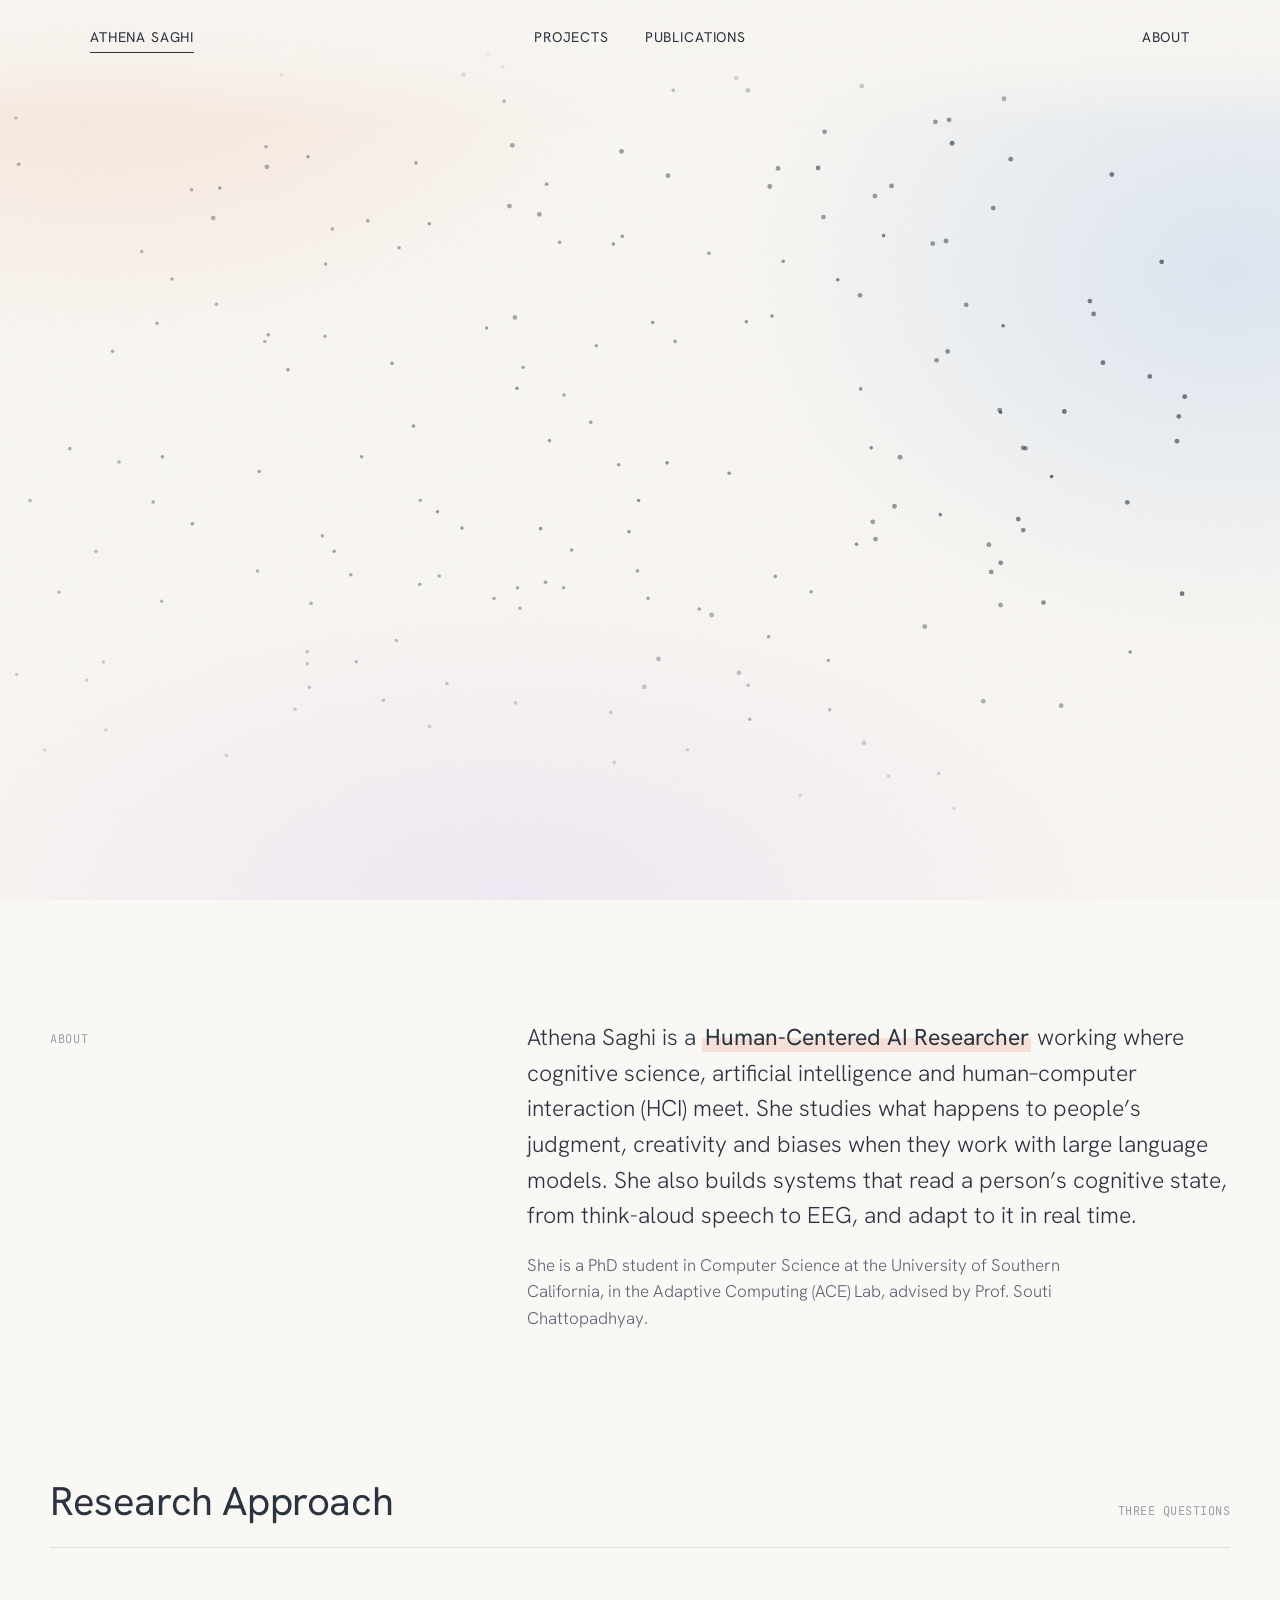
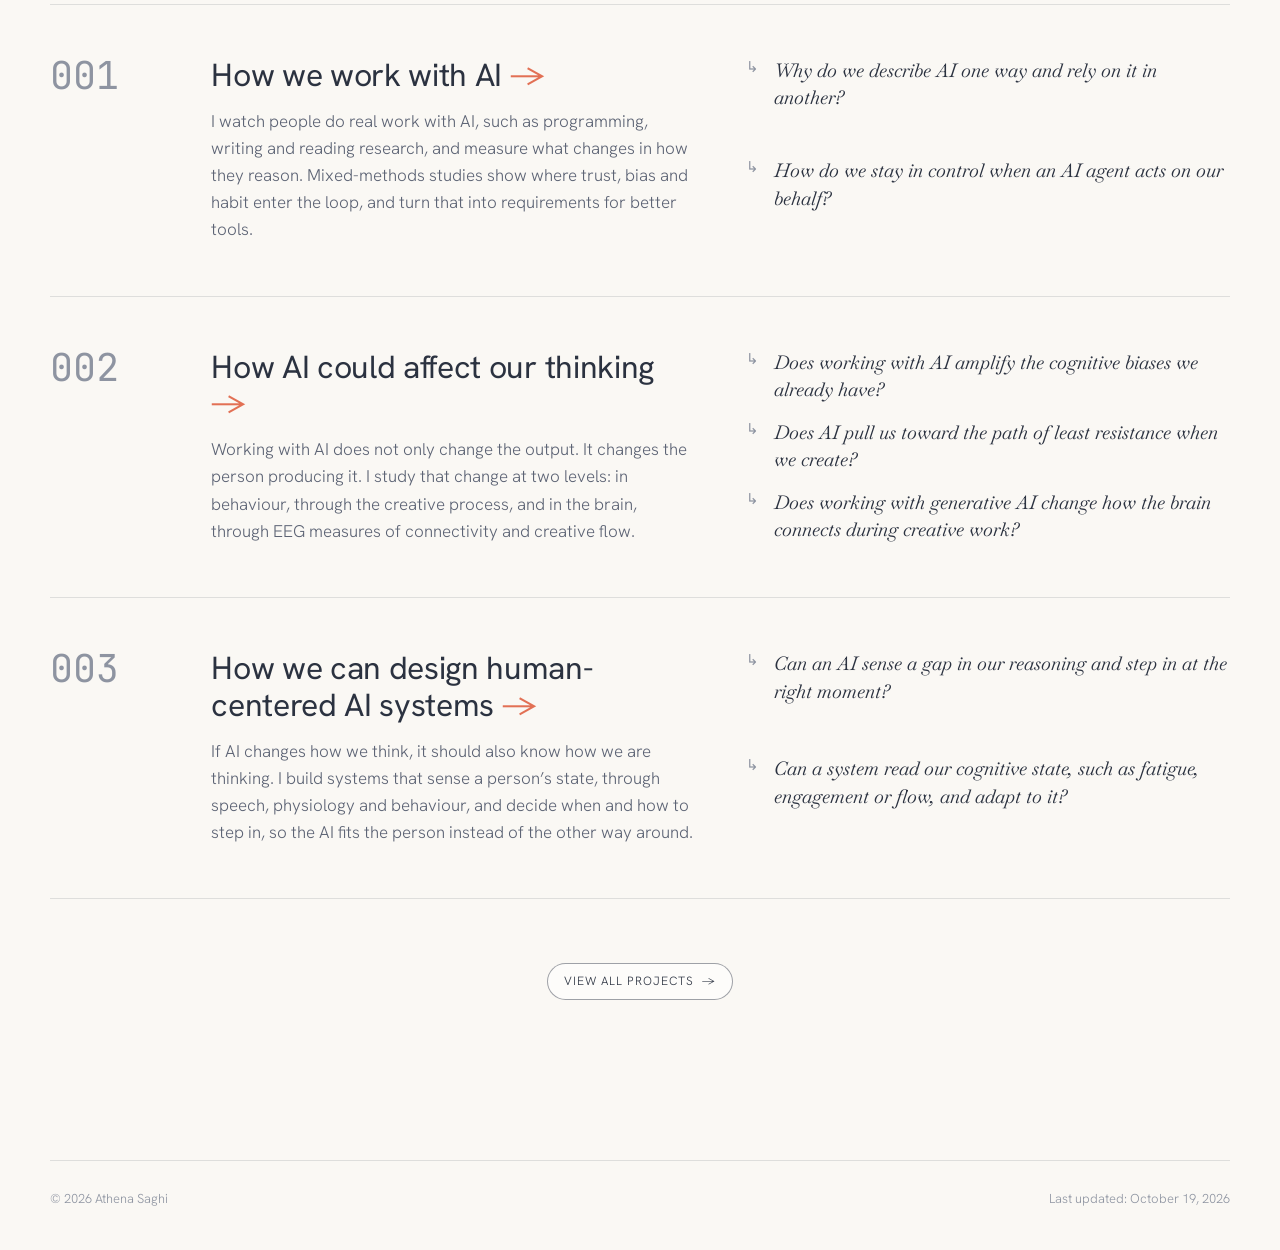
<file: index.html>
<!doctype html>
<html lang="en">
<head>
<meta charset="utf-8">
<meta name="viewport" content="width=device-width,initial-scale=1">
<title>Athena Saghi</title>
<meta name="description" content="Athena Saghi, PhD student at USC, studies how we work with AI, how AI could affect our thinking, and how to design human-centered AI.">
<link rel="preconnect" href="https://fonts.googleapis.com">
<link rel="preconnect" href="https://fonts.gstatic.com" crossorigin>
<link rel="stylesheet" href="https://fonts.googleapis.com/css2?family=Hanken+Grotesk:wght@300;400;500&family=JetBrains+Mono:wght@400;500&family=Baskervville:ital@0;1&display=swap">
<link rel="stylesheet" href="assets/site.css?v=1792442456">
<style>
/* Home: full-bleed drawing as the hero with one line beside it, then the bio and three numbered research directions. */
.hero{position:relative;min-height:max(620px,100svh);display:grid;grid-template-rows:auto 1fr auto;overflow:hidden}
#hero-cv,#hero-fx{position:absolute;inset:0;width:100%;height:100%;display:block;pointer-events:none;
  /* the drawing dissolves into the page instead of ending at a hard edge */
  -webkit-mask-image:linear-gradient(to bottom,transparent 0,#000 90px,#000 62%,transparent 100%);mask-image:linear-gradient(to bottom,transparent 0,#000 90px,#000 62%,transparent 100%)}
#hero-cv{opacity:1}
/* the one line of the hero: on the left of the figure, appearing once the drawing has settled */
.hero-line{position:absolute;z-index:3;left:max(clamp(16px,4vw,40px),calc((100% - 1180px)/2 + clamp(16px,4vw,40px)));top:50%;transform:translateY(-50%);margin:0;max-width:min(30vw,440px);
  font-weight:300;font-size:clamp(30px,3.6vw,54px);line-height:1.1;letter-spacing:-.02em;color:var(--ink);opacity:0;transition:opacity 1.2s ease,transform 1.2s ease}
.hero-line::before{content:"";position:absolute;inset:-50px -70px;z-index:-1;background:radial-gradient(closest-side,rgba(250,248,244,.92),rgba(250,248,244,.6) 60%,rgba(250,248,244,0));pointer-events:none}
.hero.ready .hero-line{opacity:1}
@media (max-width:760px){.hero-line{top:auto;bottom:48px;transform:none;max-width:calc(100% - 32px);font-size:30px}}
/* a soft band of paper behind the nav so its links stay readable over the drawing */
.hero::before{content:"";position:absolute;left:0;right:0;top:0;height:130px;z-index:1;pointer-events:none;
  background:linear-gradient(to bottom,rgba(250,248,244,.95) 0,rgba(250,248,244,.8) 45%,rgba(250,248,244,0) 100%)}
.hero .site-nav a{color:var(--ink);font-weight:400}

.hero .site-nav{width:100%}

.bio{display:grid;grid-template-columns:minmax(0,1fr) minmax(0,1.7fr);gap:clamp(24px,5vw,72px);align-items:start}
.bio .tag{font-family:var(--mono);font-size:12px;text-transform:uppercase;letter-spacing:.06em;color:var(--faint);padding-top:10px}
.bio p{margin:0 0 18px;font-size:clamp(19px,1.8vw,23px);line-height:1.55;max-width:34em}
.bio .role{font-weight:400}
.bio .aff{font-size:17px;color:var(--soft)}

.ap{position:relative;display:grid;grid-template-columns:110px minmax(0,1fr) minmax(0,1fr);gap:clamp(20px,4vw,56px);padding:clamp(32px,5vw,52px) 0;border-top:1px solid var(--line)}
.ap:last-of-type{border-bottom:1px solid var(--line)}
.ap .n{font-family:var(--mono);font-size:clamp(28px,3vw,40px);font-weight:400;color:var(--faint);line-height:1}
.ap h3{margin:0 0 14px;font-weight:400;font-size:clamp(24px,2.6vw,32px);line-height:1.15;letter-spacing:-.01em}
.ap p{margin:0;color:var(--soft)}
.ap ul{list-style:none;margin:0;padding:0;display:grid;gap:14px}
.ap li{font-family:var(--serif);font-style:italic;font-size:19px;line-height:1.45;padding-left:28px;position:relative}
.ap li::before{content:"↳";position:absolute;left:0;top:0;font-style:normal;font-family:var(--mono);font-size:15px;color:var(--faint)}
.more{display:flex;justify-content:center;margin-top:clamp(40px,6vw,64px)}
.ap-link{color:inherit;text-decoration:none}
.ap-link::after{content:"";position:absolute;inset:0}
.ap-link span{display:inline-block;color:var(--accent);transition:transform .25s ease}
.ap:hover .ap-link{text-decoration:underline;text-decoration-color:var(--accent);text-underline-offset:6px;text-decoration-thickness:1px}
.ap:hover .ap-link span{transform:translateX(4px)}
@media (max-width:820px){.ap{grid-template-columns:1fr}.bio{grid-template-columns:1fr}}
</style>
</head>
<body>
<div class="wash" aria-hidden="true"></div><div class="grain" aria-hidden="true"></div>

<header class="hero">
  <canvas id="hero-cv" aria-hidden="true"></canvas><canvas id="hero-fx" aria-hidden="true"></canvas>
  <nav class="site-nav wrap" aria-label="Site">
    <a class="home" href="index.html" aria-current="page">Athena Saghi</a>
    <span class="mid"><a href="projects.html">Projects</a><a href="publications.html">Publications</a></span>
    <span class="right"><a href="about.html">About</a></span>
  </nav>
  <h1 class="hero-line">Aligning AI with the way we think</h1>
</header>

<main>
  <section class="sec wrap" id="about">
    <div class="bio reveal">
      <div class="tag">About</div>
      <div>
        <p>Athena Saghi is a <span class="mark role">Human-Centered AI Researcher</span> working where cognitive science, artificial intelligence and human–computer interaction (HCI) meet. She studies what happens to people’s judgment, creativity and biases when they work with large language models. She also builds systems that read a person’s cognitive state, from think-aloud speech to EEG, and adapt to it in real time.</p>
        <p class="aff">She is a PhD student in Computer Science at the University of Southern California, in the Adaptive Computing (ACE) Lab, advised by Prof. Souti Chattopadhyay.</p>
      </div>
    </div>
  </section>

  <section class="sec wrap" id="research" style="padding-top:0">
    <div class="sec-head reveal"><h2>Research Approach</h2><span>three questions</span></div>

    <article class="ap reveal">
      <div class="n">001</div>
      <div><h3><a class="ap-link" href="projects.html#area-1">How we work with AI <span aria-hidden="true">→</span></a></h3>
        <p>I watch people do real work with AI, such as programming, writing and reading research, and measure what changes in how they reason. Mixed-methods studies show where trust, bias and habit enter the loop, and turn that into requirements for better tools.</p></div>
      <ul><li>Why do we describe AI one way and rely on it in another?</li><li>How do we stay in control when an AI agent acts on our behalf?</li></ul>
    </article>

    <article class="ap reveal">
      <div class="n">002</div>
      <div><h3><a class="ap-link" href="projects.html#area-2">How AI could affect our thinking <span aria-hidden="true">→</span></a></h3>
        <p>Working with AI does not only change the output. It changes the person producing it. I study that change at two levels: in behaviour, through the creative process, and in the brain, through EEG measures of connectivity and creative flow.</p></div>
      <ul><li>Does working with AI amplify the cognitive biases we already have?</li><li>Does AI pull us toward the path of least resistance when we create?</li><li>Does working with generative AI change how the brain connects during creative work?</li></ul>
    </article>

    <article class="ap reveal">
      <div class="n">003</div>
      <div><h3><a class="ap-link" href="projects.html#area-3">How we can design human-centered AI systems <span aria-hidden="true">→</span></a></h3>
        <p>If AI changes how we think, it should also know how we are thinking. I build systems that sense a person’s state, through speech, physiology and behaviour, and decide when and how to step in, so the AI fits the person instead of the other way around.</p></div>
      <ul><li>Can an AI sense a gap in our reasoning and step in at the right moment?</li><li>Can a system read our cognitive state, such as fatigue, engagement or flow, and adapt to it?</li></ul>
    </article>

    <div class="more reveal"><a class="pill" href="projects.html">View all projects <span aria-hidden="true">→</span></a></div>
  </section>

  <footer class="site-foot wrap"><span>© 2026 Athena Saghi</span><span>Last updated: October 19, 2026</span></footer>
</main>

<script src="assets/site.js?v=1792442456"></script>
<script src="assets/hero.js?v=1792442456"></script>
</body>
</html>
</file>
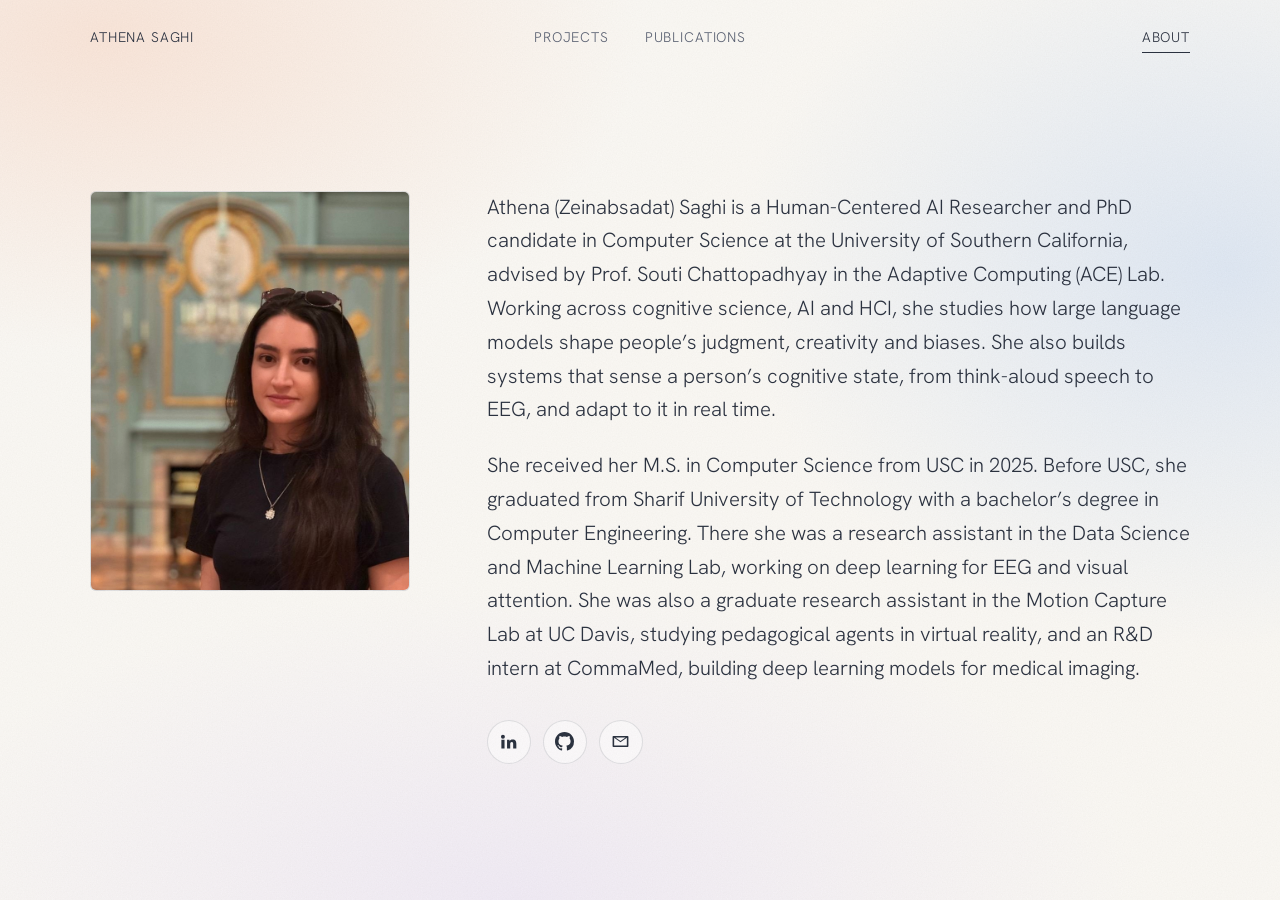
<file: about.html>
<!doctype html>
<html lang="en">
<head>
<meta charset="utf-8">
<meta name="viewport" content="width=device-width,initial-scale=1">
<title>About · Athena Saghi</title>
<meta name="description" content="Athena Saghi is a human-centered AI researcher and PhD candidate in Computer Science at the University of Southern California.">
<link rel="preconnect" href="https://fonts.googleapis.com">
<link rel="preconnect" href="https://fonts.gstatic.com" crossorigin>
<link rel="stylesheet" href="https://fonts.googleapis.com/css2?family=Hanken+Grotesk:wght@300;400;500&family=JetBrains+Mono:wght@400;500&family=Baskervville:ital@0;1&display=swap">
<link rel="stylesheet" href="assets/site.css?v=1792442456">
<style>
/* About: a portrait beside a short narrative bio and contact icons. Nothing else on the page. */
.about{display:grid;grid-template-columns:minmax(0,320px) minmax(0,1fr);gap:clamp(32px,6vw,88px);align-items:start;padding:clamp(48px,9vw,120px) 0 clamp(64px,10vw,140px)}
/* to use a real photo, replace the .portrait div with: <img class="portrait" src="assets/profile.jpg" alt="Athena Saghi"> */
.portrait{width:100%;aspect-ratio:4/5;border-radius:6px;border:1px solid var(--line);object-fit:cover;object-position:60% 40%;display:block;height:auto;
  background:repeating-linear-gradient(135deg,rgba(43,50,64,.035) 0 10px,transparent 10px 20px),rgba(255,255,255,.55)}
.portrait span{font-family:var(--mono);font-size:12px;letter-spacing:.06em;text-transform:uppercase;color:var(--faint)}
.bio p{margin:0 0 22px;font-size:clamp(18px,1.6vw,21px);line-height:1.65;max-width:36em}
.icons{display:flex;gap:12px;margin-top:34px}
.icons a{width:44px;height:44px;display:grid;place-items:center;border:1px solid var(--line);border-radius:999px;color:var(--ink);background:rgba(255,255,255,.55);transition:background .2s ease,color .2s ease,border-color .2s ease}
.icons a:hover{background:var(--ink);color:var(--paper);border-color:var(--ink)}
.icons svg{width:19px;height:19px;fill:currentColor}
@media (max-width:760px){.about{grid-template-columns:1fr}.portrait{max-width:280px}}
</style>
</head>
<body>
<div class="wash" aria-hidden="true"></div><div class="grain" aria-hidden="true"></div>
<nav class="site-nav wrap" aria-label="Site">
  <a class="home" href="index.html">Athena Saghi</a>
  <span class="mid"><a href="projects.html">Projects</a><a href="publications.html">Publications</a></span>
  <span class="right"><a href="about.html" aria-current="page">About</a></span>
</nav>

<main class="wrap">
  <section class="about">
    <img class="portrait" src="assets/profile.jpg" alt="Athena Saghi" width="960" height="960">
    <div class="bio">
      <p>Athena (Zeinabsadat) Saghi is a Human-Centered AI Researcher and PhD candidate in Computer Science at the University of Southern California, advised by Prof. Souti Chattopadhyay in the Adaptive Computing (ACE) Lab. Working across cognitive science, AI and HCI, she studies how large language models shape people’s judgment, creativity and biases. She also builds systems that sense a person’s cognitive state, from think-aloud speech to EEG, and adapt to it in real time.</p>
      <p>She received her M.S. in Computer Science from USC in 2025. Before USC, she graduated from Sharif University of Technology with a bachelor’s degree in Computer Engineering. There she was a research assistant in the Data Science and Machine Learning Lab, working on deep learning for EEG and visual attention. She was also a graduate research assistant in the Motion Capture Lab at UC Davis, studying pedagogical agents in virtual reality, and an R&amp;D intern at CommaMed, building deep learning models for medical imaging.</p>
      <div class="icons">
        <a href="https://www.linkedin.com/in/atena-saghi/" target="_blank" rel="noopener" aria-label="LinkedIn"><svg viewBox="0 0 24 24" aria-hidden="true"><path d="M4.98 3.5a2.5 2.5 0 1 1 0 5 2.5 2.5 0 0 1 0-5zM3 9.75h4v11H3v-11zm6.5 0h3.8v1.5h.05c.53-1 1.83-1.85 3.77-1.85 4.03 0 4.78 2.4 4.78 5.5v5.85h-4v-5.2c0-1.24-.02-2.84-1.73-2.84-1.73 0-2 1.35-2 2.75v5.29h-4v-11z"/></svg></a>
        <a href="https://github.com/atenasadat" target="_blank" rel="noopener" aria-label="GitHub"><svg viewBox="0 0 16 16" aria-hidden="true"><path d="M8 0C3.58 0 0 3.58 0 8c0 3.54 2.29 6.53 5.47 7.59.4.07.55-.17.55-.38 0-.19-.01-.82-.01-1.49-2.01.37-2.53-.49-2.69-.94-.09-.23-.48-.94-.82-1.13-.28-.15-.68-.52-.01-.53.63-.01 1.08.58 1.23.82.72 1.21 1.87.87 2.33.66.07-.52.28-.87.51-1.07-1.78-.2-3.64-.89-3.64-3.95 0-.87.31-1.59.82-2.15-.08-.2-.36-1.02.08-2.12 0 0 .67-.21 2.2.82.64-.18 1.32-.27 2-.27.68 0 1.36.09 2 .27 1.53-1.04 2.2-.82 2.2-.82.44 1.1.16 1.92.08 2.12.51.56.82 1.27.82 2.15 0 3.07-1.87 3.75-3.65 3.95.29.25.54.73.54 1.48 0 1.07-.01 1.93-.01 2.2 0 .21.15.46.55.38A8.013 8.013 0 0 0 16 8c0-4.42-3.58-8-8-8z"/></svg></a>
        <a href="mailto:saghi@usc.edu" aria-label="Email saghi@usc.edu"><svg viewBox="0 0 24 24" aria-hidden="true"><path d="M3 5h18a1 1 0 0 1 1 1v12a1 1 0 0 1-1 1H3a1 1 0 0 1-1-1V6a1 1 0 0 1 1-1zm1 2.3V17h16V7.3l-8 5.6-8-5.6zM5.6 7l6.4 4.5L18.4 7H5.6z"/></svg></a>
      </div>
    </div>
  </section>
</main>
<script src="assets/site.js?v=1792442456"></script>
</body>
</html>
</file>
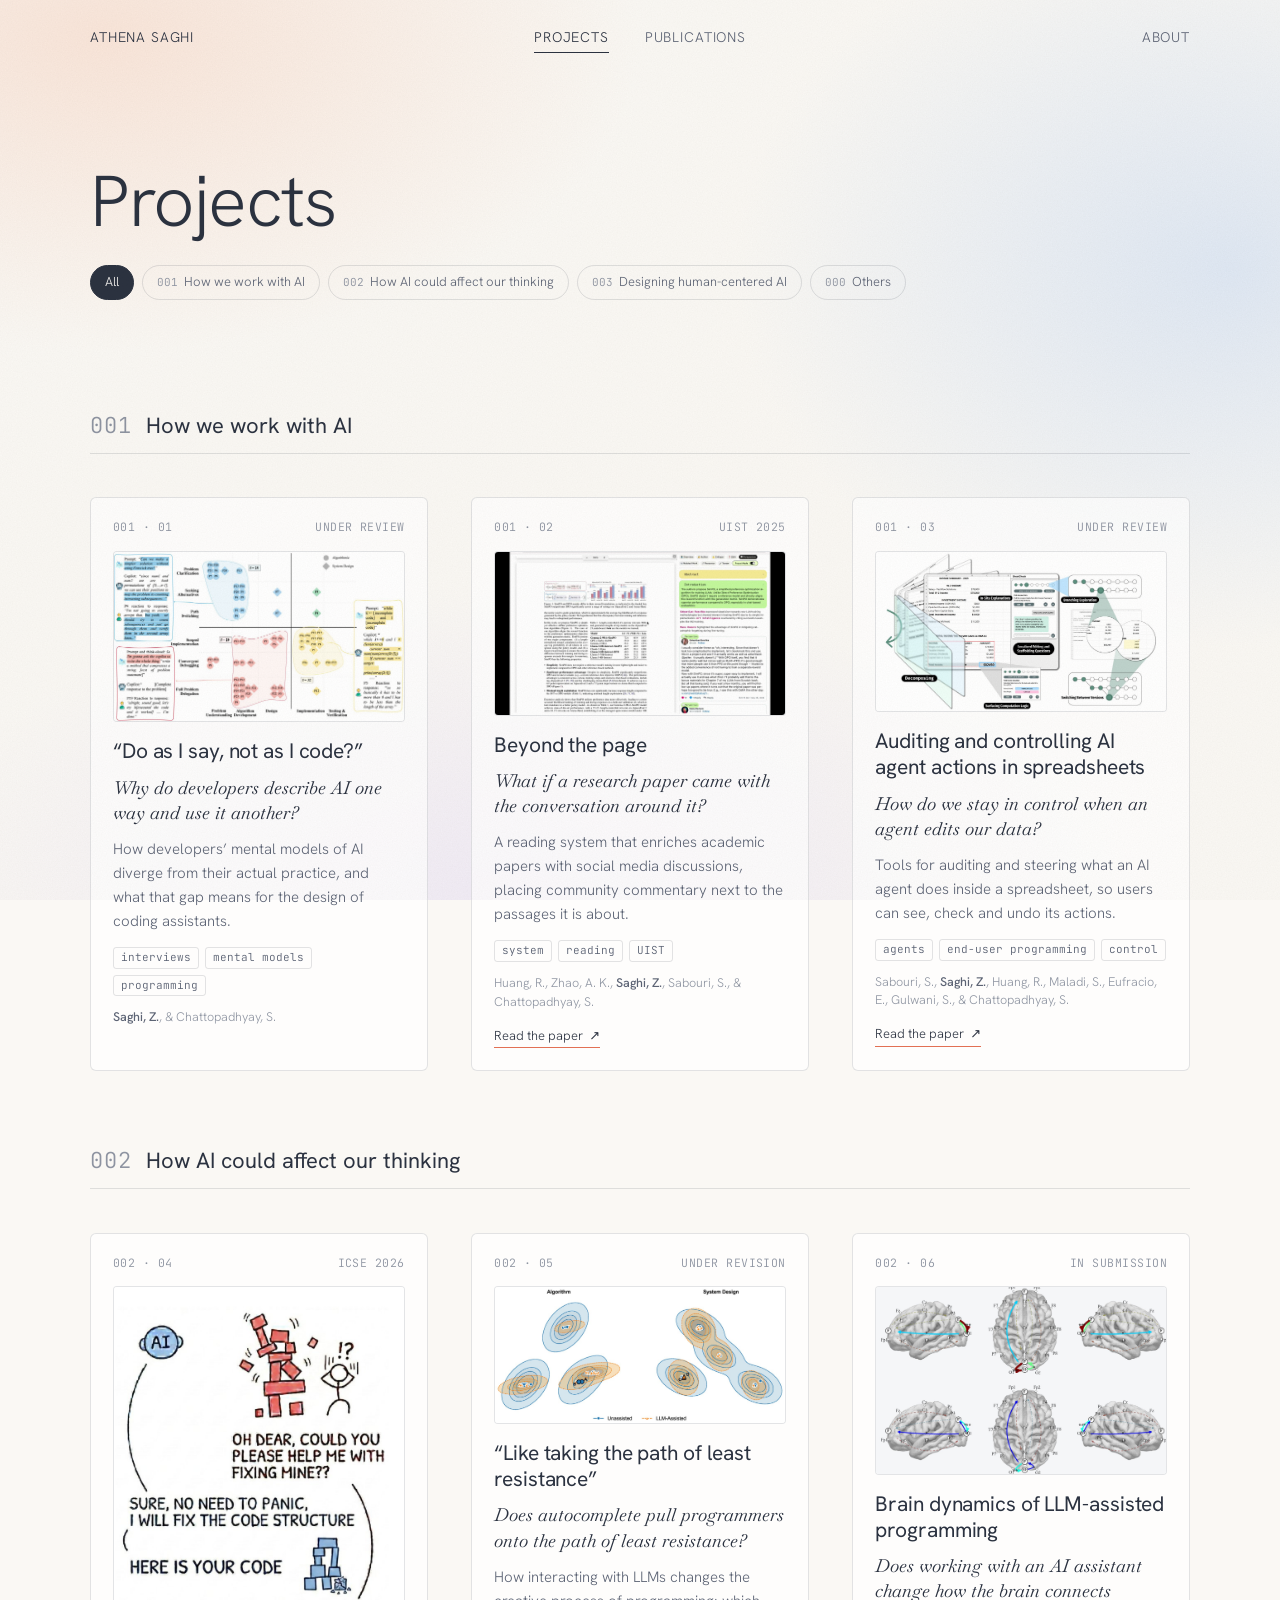
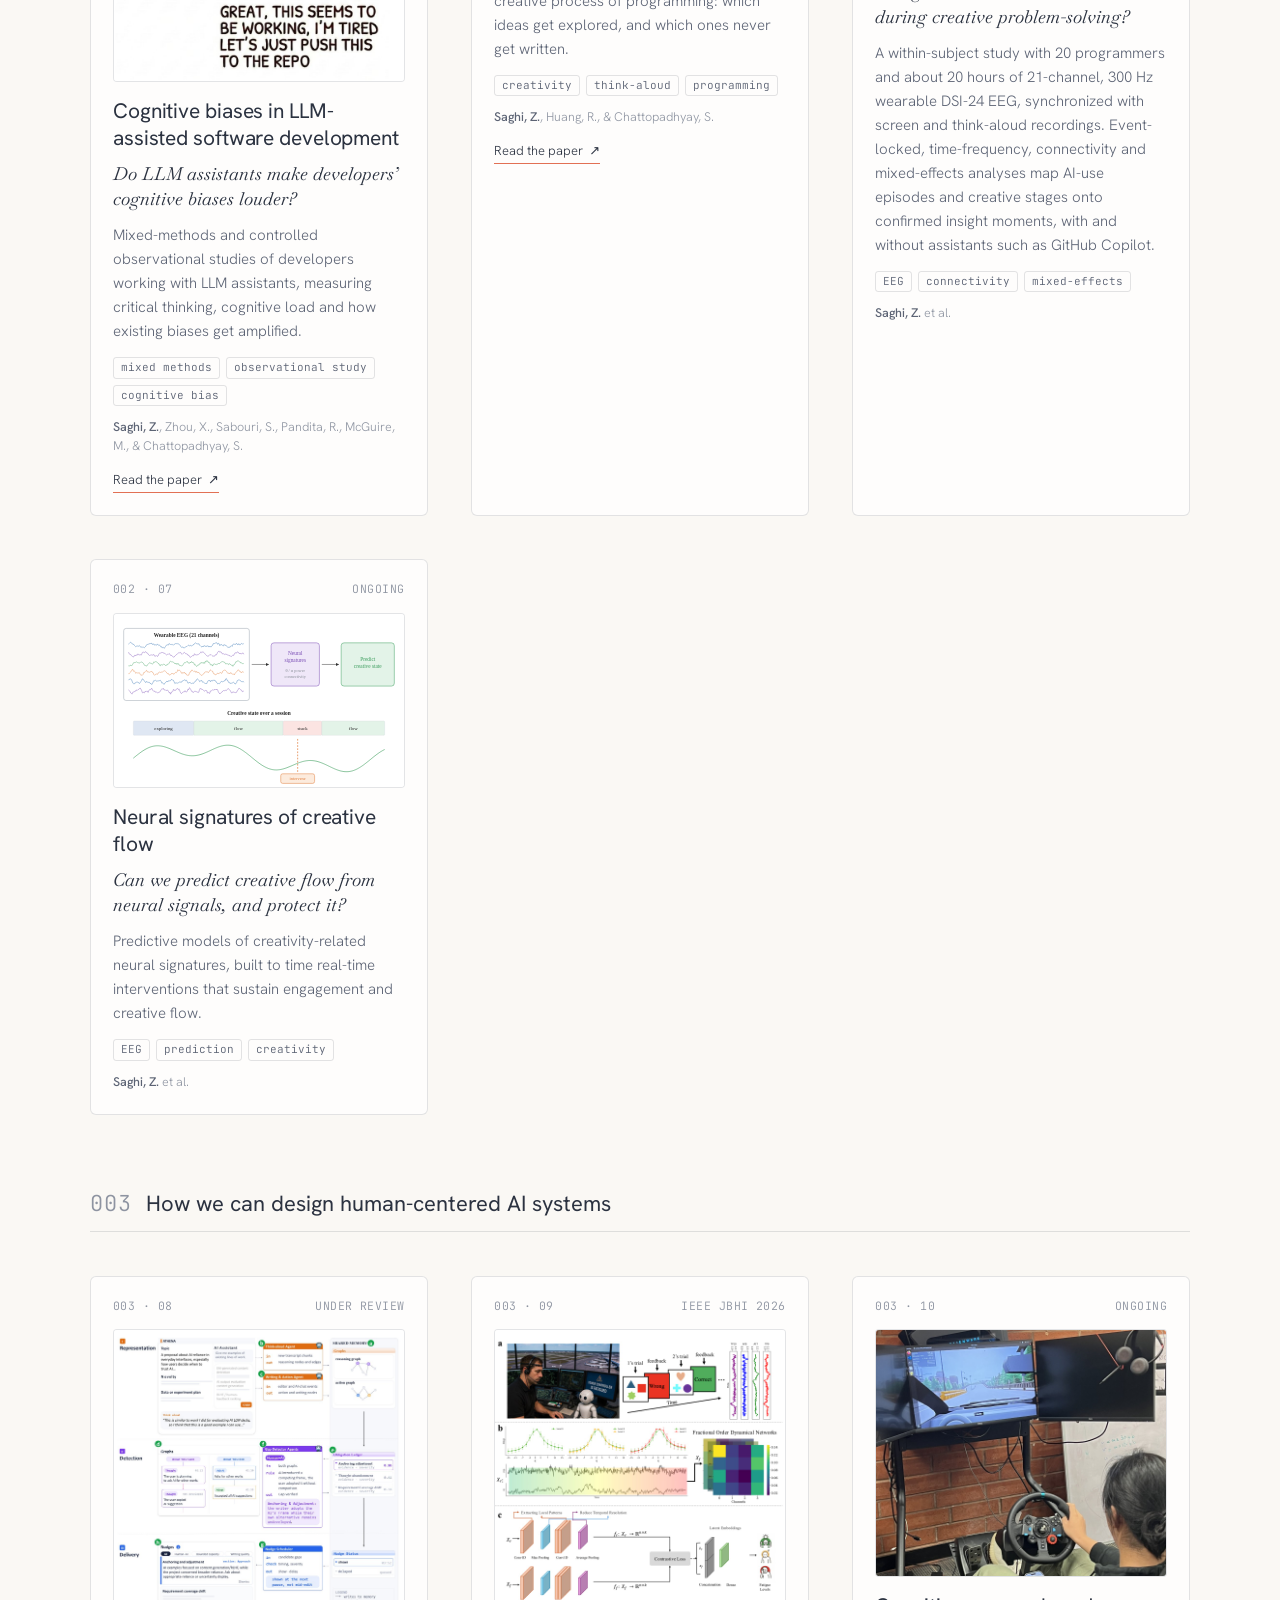
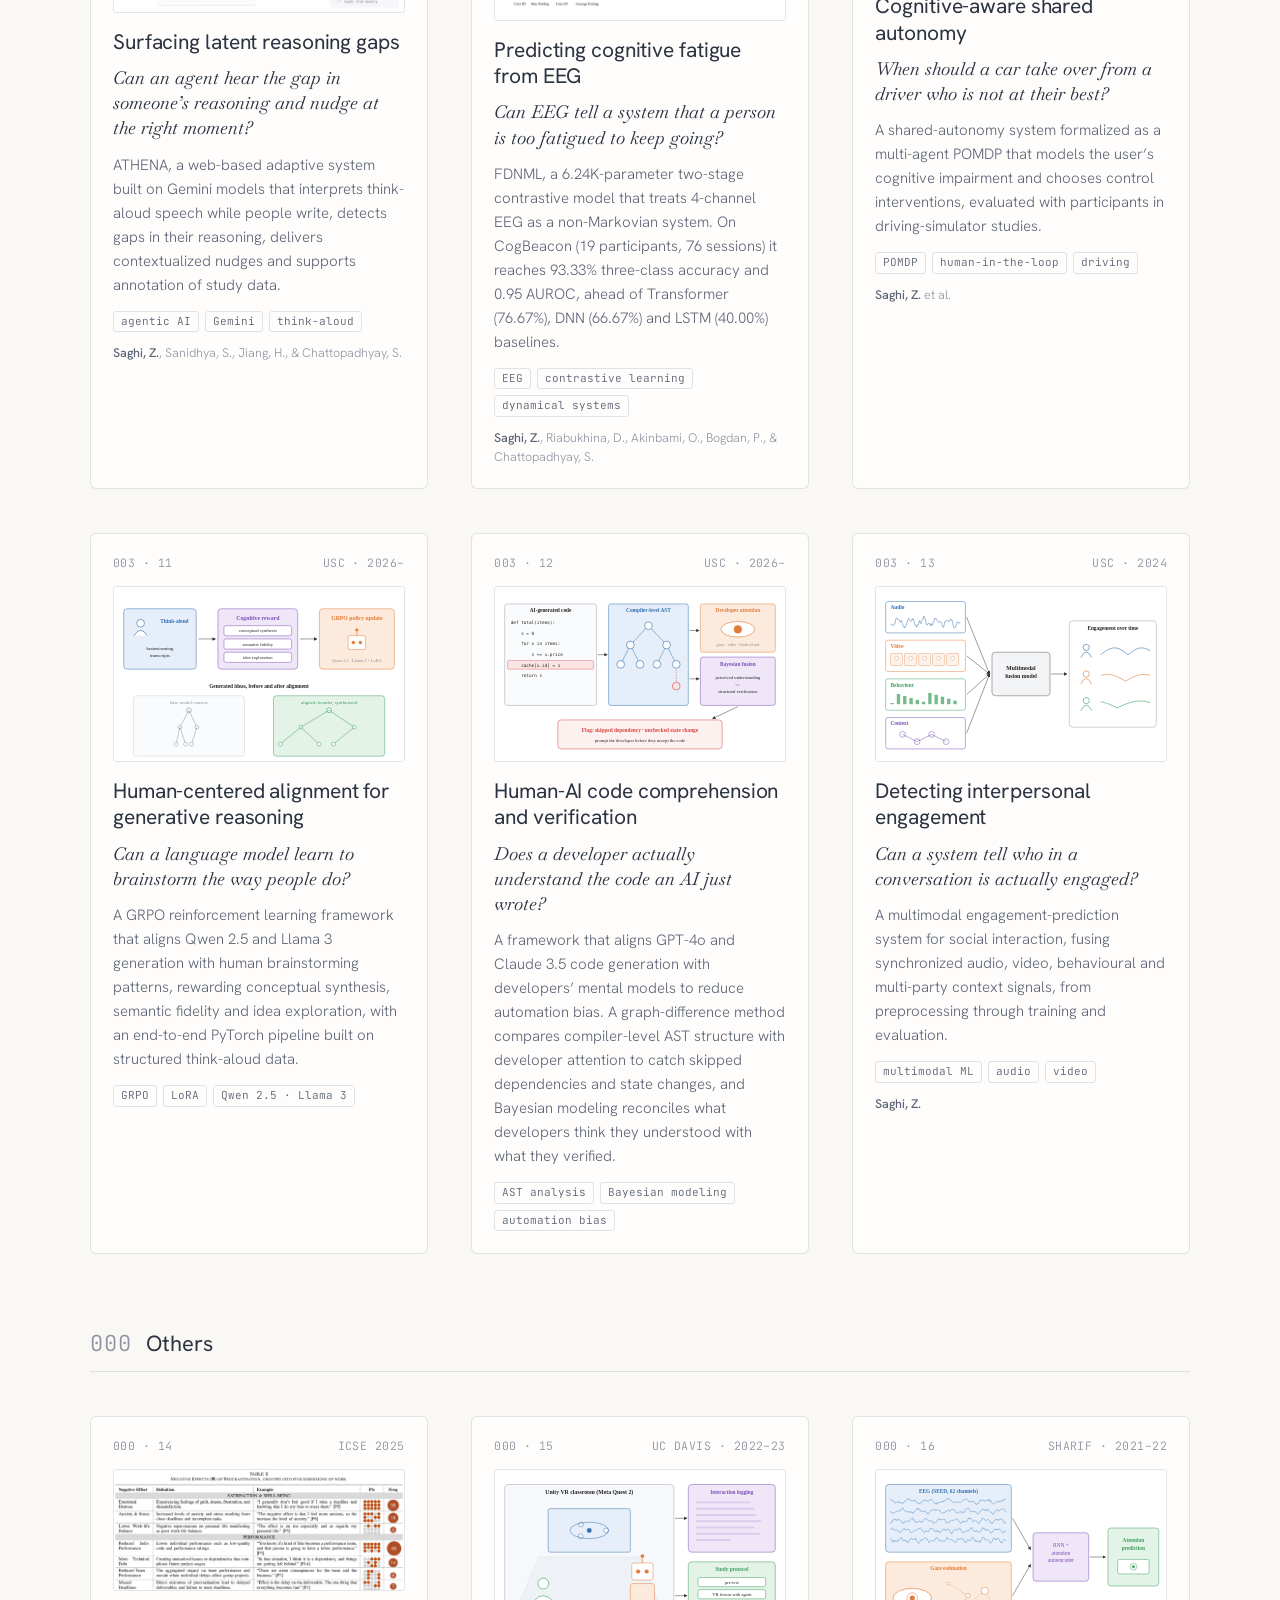
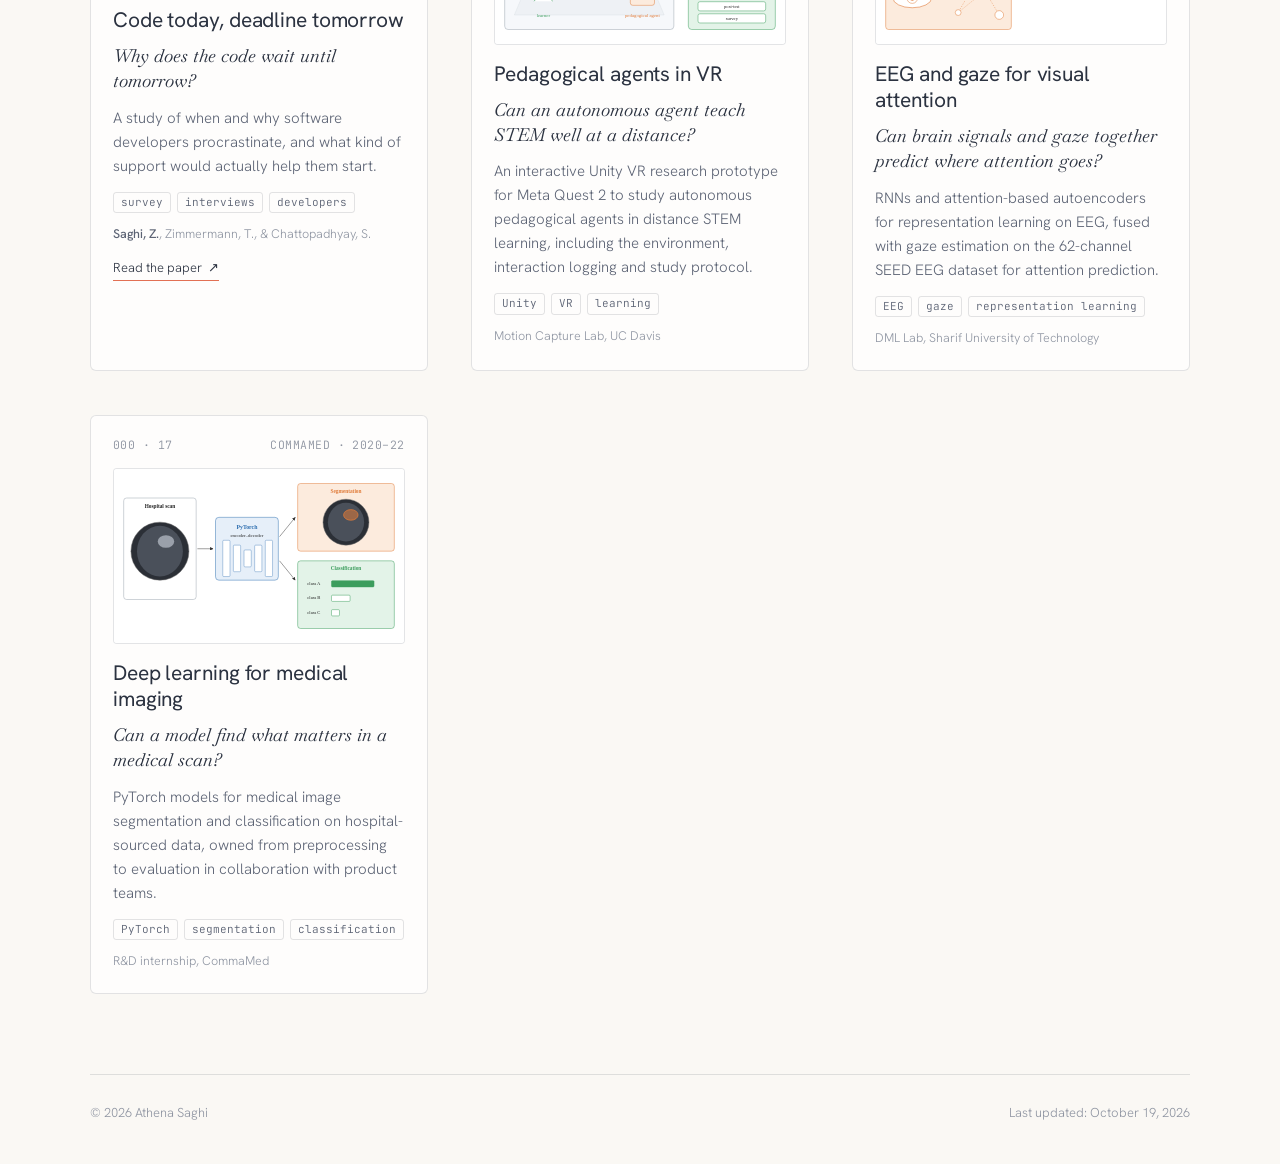
<file: projects.html>
<!doctype html>
<html lang="en">
<head>
<meta charset="utf-8">
<meta name="viewport" content="width=device-width,initial-scale=1">
<title>Projects · Athena Saghi</title>
<meta name="description" content="Research projects by Athena Saghi on how we work with AI, how AI could affect our thinking, and how to design human-centered AI.">
<link rel="preconnect" href="https://fonts.googleapis.com">
<link rel="preconnect" href="https://fonts.gstatic.com" crossorigin>
<link rel="stylesheet" href="https://fonts.googleapis.com/css2?family=Hanken+Grotesk:wght@300;400;500&family=JetBrains+Mono:wght@400;500&family=Baskervville:ital@0;1&display=swap">
<link rel="stylesheet" href="assets/site.css?v=1792442456">
<style>
/* Projects: a simple grid of cards, each with an image, the question, a short summary, and a link to the paper when published.
   To add an image to a card, put the file in assets/projects/ and add img:'assets/projects/NAME.jpg' to that project below. */
.intro{padding:clamp(40px,7vw,90px) 0 clamp(28px,4vw,44px)}
.intro h1{margin:0 0 14px;font-weight:300;font-size:clamp(40px,6vw,72px);letter-spacing:-.02em;line-height:1}
.intro p{margin:0;max-width:36em;color:var(--soft);font-size:19px}
.filters{display:flex;flex-wrap:wrap;gap:8px;margin:28px 0 0}
.filters button{font:inherit;font-size:13px;border:1px solid var(--line);background:none;color:var(--soft);border-radius:999px;padding:6px 14px;cursor:pointer}
.filters button span{font-family:var(--mono);font-size:11px;margin-right:6px;color:var(--faint)}
.filters button[aria-pressed="true"]{background:var(--ink);color:var(--paper);border-color:var(--ink)}
.filters button[aria-pressed="true"] span{color:inherit;opacity:.7}

.desk{display:grid;grid-template-columns:repeat(auto-fill,minmax(min(100%,310px),1fr));gap:clamp(24px,3.4vw,44px);padding:clamp(20px,3vw,36px) 0 40px}
.sheet{position:relative;background:rgba(255,255,255,.7);border:1px solid var(--line);border-radius:6px;padding:20px 22px 22px;scroll-margin-top:30px;transition:border-color .2s ease,background .2s ease}
.sheet:hover{border-color:color-mix(in srgb,var(--ink) 35%,transparent);background:#fff}
.sheet:target{border-color:var(--accent)}
.sheet[hidden]{display:none}
.sheet header{display:flex;justify-content:space-between;gap:10px;font-family:var(--mono);font-size:11.5px;letter-spacing:.04em;text-transform:uppercase;color:var(--faint)}

.sheet a:has(>img.ph):hover img{border-color:color-mix(in srgb,var(--ink) 35%,transparent)}
.sheet .ph{display:grid;place-items:center;width:100%;aspect-ratio:16/9;margin:14px 0 16px;border-radius:4px;border:1px solid var(--line);object-fit:cover;
  background:repeating-linear-gradient(135deg,rgba(43,50,64,.035) 0 10px,transparent 10px 20px),rgba(250,248,244,.6)}
.sheet .ph span{font-family:var(--mono);font-size:11px;letter-spacing:.06em;text-transform:uppercase;color:var(--faint)}
.sheet .paper{display:inline-flex;gap:6px;margin-top:14px;font-size:13px;color:var(--ink);text-decoration:none;border-bottom:1px solid var(--accent);padding-bottom:1px}
.sheet .paper:hover{color:var(--accent)}
.sheet h2{margin:0 0 10px;font-weight:400;font-size:21px;line-height:1.25;letter-spacing:-.005em}
.sheet .q{margin:0 0 12px;font-size:18px;line-height:1.4;color:var(--ink)}
.sheet p.d{margin:0 0 14px;font-size:15px;line-height:1.6;color:var(--soft)}
.sheet .tags{display:flex;flex-wrap:wrap;gap:6px}
.sheet .tags span{font-family:var(--mono);font-size:11px;border:1px solid var(--line);border-radius:3px;padding:1px 7px;color:var(--soft)}
.sheet .au{margin:12px 0 0;font-size:12.5px;color:var(--faint);line-height:1.5}
.sheet .au b{font-weight:500;color:var(--soft)}
.group-note{scroll-margin-top:24px;grid-column:1/-1;display:flex;align-items:baseline;gap:14px;border-bottom:1px solid var(--line);padding:18px 0 10px;margin-top:10px}
.group-note .num{font-size:22px}
.group-note h3{margin:0;font-weight:400;font-size:22px}
.group-note[hidden]{display:none}
.sheet img.ph{display:block;background:#fff;height:auto;aspect-ratio:auto}
</style>
</head>
<body>
<div class="wash" aria-hidden="true"></div><div class="grain" aria-hidden="true"></div>
<nav class="site-nav wrap" aria-label="Site">
  <a class="home" href="index.html">Athena Saghi</a>
  <span class="mid"><a href="projects.html" aria-current="page">Projects</a><a href="publications.html">Publications</a></span>
  <span class="right"><a href="about.html">About</a></span>
</nav>

<main class="wrap">
  <section class="intro">
    <h1>Projects</h1>
    <div class="filters" role="group" aria-label="Filter projects">
      <button type="button" data-f="all" aria-pressed="true">All</button>
      <button type="button" data-f="1" aria-pressed="false"><span>001</span>How we work with AI</button>
      <button type="button" data-f="2" aria-pressed="false"><span>002</span>How AI could affect our thinking</button>
      <button type="button" data-f="3" aria-pressed="false"><span>003</span>Designing human-centered AI</button>
      <button type="button" data-f="0" aria-pressed="false"><span>000</span>Others</button>
    </div>
  </section>
  <section class="desk" id="desk" aria-live="polite"></section>
  <footer class="site-foot"><span>© 2026 Athena Saghi</span><span>Last updated: October 19, 2026</span></footer>
</main>

<script src="assets/site.js?v=1792442456"></script>
<script>
const ME='<b>Saghi, Z.</b>';
const GROUPS={1:'How we work with AI',2:'How AI could affect our thinking',3:'How we can design human-centered AI systems',0:'Others'};
const P=[
 {id:'mentalmodels',g:1,img:'assets/projects/mentalmodels.jpg',full:'assets/projects/mentalmodels-full.jpg',alt:'How developers used Copilot across problem-solving stages, from clarifying the problem to delegating it entirely',ven:'Under review',t:'“Do as I say, not as I code?”',q:'Why do developers describe AI one way and use it another?',
  d:'How developers’ mental models of AI diverge from their actual practice, and what that gap means for the design of coding assistants.',tags:['interviews','mental models','programming'],au:ME+', & Chattopadhyay, S.'},
 {id:'paperreading',g:1,img:'assets/projects/paperreading.jpg',alt:'The SURF reader: a paper beside threaded social media discussion about it',url:'https://dl.acm.org/doi/10.1145/3746059.3747647',ven:'UIST 2025',t:'Beyond the page',q:'What if a research paper came with the conversation around it?',
  d:'A reading system that enriches academic papers with social media discussions, placing community commentary next to the passages it is about.',tags:['system','reading','UIST'],au:'Huang, R., Zhao, A. K., '+ME+', Sabouri, S., & Chattopadhyay, S.'},
 {id:'spreadsheets',g:1,url:'https://arxiv.org/pdf/2604.20070',img:'assets/projects/spreadsheets.jpg',full:'assets/projects/spreadsheets-full.jpg',alt:'SheetCheck: step-by-step agent actions in a spreadsheet with explanations, branching exploration and version switching',ven:'Under review',t:'Auditing and controlling AI agent actions in spreadsheets',q:'How do we stay in control when an agent edits our data?',
  d:'Tools for auditing and steering what an AI agent does inside a spreadsheet, so users can see, check and undo its actions.',tags:['agents','end-user programming','control'],au:'Sabouri, S., '+ME+', Huang, R., Maladi, S., Eufracio, E., Gulwani, S., & Chattopadhyay, S.'},
 {id:'biases',g:2,img:'assets/projects/biases.jpg',alt:'Comic: an AI fixes a programmer’s collapsing code, and the tired programmer pushes it without checking',url:'https://arxiv.org/abs/2601.08045',ven:'ICSE 2026',t:'Cognitive biases in LLM-assisted software development',q:'Do LLM assistants make developers’ cognitive biases louder?',
  d:'Mixed-methods and controlled observational studies of developers working with LLM assistants, measuring critical thinking, cognitive load and how existing biases get amplified.',tags:['mixed methods','observational study','cognitive bias'],au:ME+', Zhou, X., Sabouri, S., Pandita, R., McGuire, M., & Chattopadhyay, S.'},
 {id:'creativecode',g:2,url:'https://arxiv.org/pdf/2605.13776',img:'assets/projects/creativecode.jpg',full:'assets/projects/creativecode-full.jpg',alt:'Solution embeddings for algorithm and system-design tasks, unassisted versus LLM-assisted',ven:'Under revision',t:'“Like taking the path of least resistance”',q:'Does autocomplete pull programmers onto the path of least resistance?',
  d:'How interacting with LLMs changes the creative process of programming: which ideas get explored, and which ones never get written.',tags:['creativity','think-aloud','programming'],au:ME+', Huang, R., & Chattopadhyay, S.'},
 {id:'genai',g:2,img:'assets/projects/genai-card.jpg',full:'assets/projects/genai-full.jpg',alt:'EEG connectivity on a brain model, unassisted versus LLM-assisted programming, theta band',ven:'In submission',t:'Brain dynamics of LLM-assisted programming',q:'Does working with an AI assistant change how the brain connects during creative problem-solving?',
  d:'A within-subject study with 20 programmers and about 20 hours of 21-channel, 300 Hz wearable DSI-24 EEG, synchronized with screen and think-aloud recordings. Event-locked, time-frequency, connectivity and mixed-effects analyses map AI-use episodes and creative stages onto confirmed insight moments, with and without assistants such as GitHub Copilot.',tags:['EEG','connectivity','mixed-effects'],au:ME+' et al.'},
 {id:'flow',g:2,img:'assets/projects/flow.svg',alt:'',ven:'Ongoing',t:'Neural signatures of creative flow',q:'Can we predict creative flow from neural signals, and protect it?',
  d:'Predictive models of creativity-related neural signatures, built to time real-time interventions that sustain engagement and creative flow.',tags:['EEG','prediction','creativity'],au:ME+' et al.'},
 {id:'thinkaloud',g:3,img:'assets/projects/thinkaloud.jpg',full:'assets/projects/thinkaloud-full.jpg',alt:'ATHENA architecture: representation, detection and delivery of nudges',ven:'Under review',t:'Surfacing latent reasoning gaps',q:'Can an agent hear the gap in someone’s reasoning and nudge at the right moment?',
  d:'ATHENA, a web-based adaptive system built on Gemini models that interprets think-aloud speech while people write, detects gaps in their reasoning, delivers contextualized nudges and supports annotation of study data.',tags:['agentic AI','Gemini','think-aloud'],au:ME+', Sanidhya, S., Jiang, H., & Chattopadhyay, S.'},
 {id:'fatigue',g:3,img:'assets/projects/fatigue.jpg',full:'assets/projects/fatigue-full.jpg',alt:'FDNML: task, EEG fractional dynamics and the contrastive model for fatigue levels',ven:'IEEE JBHI 2026',t:'Predicting cognitive fatigue from EEG',q:'Can EEG tell a system that a person is too fatigued to keep going?',
  d:'FDNML, a 6.24K-parameter two-stage contrastive model that treats 4-channel EEG as a non-Markovian system. On CogBeacon (19 participants, 76 sessions) it reaches 93.33% three-class accuracy and 0.95 AUROC, ahead of Transformer (76.67%), DNN (66.67%) and LSTM (40.00%) baselines.',tags:['EEG','contrastive learning','dynamical systems'],au:ME+', Riabukhina, D., Akinbami, O., Bogdan, P., & Chattopadhyay, S.'},
 {id:'autonomy',g:3,img:'assets/projects/autonomy.jpg',full:'assets/projects/autonomy-full.jpg',alt:'A participant in the driving simulator, with steering wheel, pedals and monitors',ven:'Ongoing',t:'Cognitive-aware shared autonomy',q:'When should a car take over from a driver who is not at their best?',
  d:'A shared-autonomy system formalized as a multi-agent POMDP that models the user’s cognitive impairment and chooses control interventions, evaluated with participants in driving-simulator studies.',tags:['POMDP','human-in-the-loop','driving'],au:ME+' et al.'},
 {id:'alignment',g:3,img:'assets/projects/alignment.svg',alt:'',ven:'USC · 2026–',t:'Human-centered alignment for generative reasoning',q:'Can a language model learn to brainstorm the way people do?',
  d:'A GRPO reinforcement learning framework that aligns Qwen 2.5 and Llama 3 generation with human brainstorming patterns, rewarding conceptual synthesis, semantic fidelity and idea exploration, with an end-to-end PyTorch pipeline built on structured think-aloud data.',tags:['GRPO','LoRA','Qwen 2.5 · Llama 3']},
 {id:'verification',g:3,img:'assets/projects/verification.svg',alt:'',ven:'USC · 2026–',t:'Human-AI code comprehension and verification',q:'Does a developer actually understand the code an AI just wrote?',
  d:'A framework that aligns GPT-4o and Claude 3.5 code generation with developers’ mental models to reduce automation bias. A graph-difference method compares compiler-level AST structure with developer attention to catch skipped dependencies and state changes, and Bayesian modeling reconciles what developers think they understood with what they verified.',tags:['AST analysis','Bayesian modeling','automation bias']},
 {id:'engagement',g:3,img:'assets/projects/engagement.svg',alt:'',ven:'USC · 2024',t:'Detecting interpersonal engagement',q:'Can a system tell who in a conversation is actually engaged?',
  d:'A multimodal engagement-prediction system for social interaction, fusing synchronized audio, video, behavioural and multi-party context signals, from preprocessing through training and evaluation.',tags:['multimodal ML','audio','video'],au:ME},
 {id:'procrastination',g:0,img:'assets/projects/procrastination.jpg',full:'assets/projects/procrastination-full.jpg',alt:'Table of negative effects of procrastination, with how many participants mentioned each',url:'https://www.computer.org/csdl/proceedings-article/icse/2025/056900a735/251mHgxubJe',ven:'ICSE 2025',t:'Code today, deadline tomorrow',q:'Why does the code wait until tomorrow?',
  d:'A study of when and why software developers procrastinate, and what kind of support would actually help them start.',tags:['survey','interviews','developers'],au:ME+', Zimmermann, T., & Chattopadhyay, S.'},
 {id:'vr',g:0,img:'assets/projects/vr.svg',alt:'',ven:'UC Davis · 2022–23',t:'Pedagogical agents in VR',q:'Can an autonomous agent teach STEM well at a distance?',
  d:'An interactive Unity VR research prototype for Meta Quest 2 to study autonomous pedagogical agents in distance STEM learning, including the environment, interaction logging and study protocol.',tags:['Unity','VR','learning'],au:'Motion Capture Lab, UC Davis'},
 {id:'attention',g:0,img:'assets/projects/attention.svg',alt:'',ven:'Sharif · 2021–22',t:'EEG and gaze for visual attention',q:'Can brain signals and gaze together predict where attention goes?',
  d:'RNNs and attention-based autoencoders for representation learning on EEG, fused with gaze estimation on the 62-channel SEED EEG dataset for attention prediction.',tags:['EEG','gaze','representation learning'],au:'DML Lab, Sharif University of Technology'},
 {id:'medical',g:0,img:'assets/projects/medical.svg',alt:'',ven:'CommaMed · 2020–22',t:'Deep learning for medical imaging',q:'Can a model find what matters in a medical scan?',
  d:'PyTorch models for medical image segmentation and classification on hospital-sourced data, owned from preprocessing to evaluation in collaboration with product teams.',tags:['PyTorch','segmentation','classification'],au:'R&D internship, CommaMed'},
];
const esc=s=>s.replace(/[&<>"]/g,c=>({'&':'&amp;','<':'&lt;','>':'&gt;','"':'&quot;'}[c]));
const desk=document.getElementById('desk');
let html='',last=null,i=0;
for(const p of P){if(p.g!==last){html+=`<div class="group-note" id="area-${p.g}" data-g="${p.g}"><span class="num">${p.g?'00'+p.g:'000'}</span><h3>${GROUPS[p.g]}</h3></div>`;last=p.g}
  i++;
  html+=`<article class="sheet" id="${p.id}" data-g="${p.g}">
  <header><span>${p.g?'00'+p.g:'000'} · ${String(i).padStart(2,'0')}</span><span>${esc(p.ven)}</span></header>
  ${p.img?(p.full?`<a href="${p.full}" target="_blank" rel="noopener" aria-label="Open the full figure"><img class="ph" src="${p.img}" alt="${esc(p.alt||'')}" loading="lazy"></a>`:`<img class="ph" src="${p.img}" alt="${esc(p.alt||'')}" loading="lazy">`):`<div class="ph" aria-hidden="true"><span>Image</span></div>`}
  <div class="body"><h2>${esc(p.t)}</h2><p class="q">${esc(p.q)}</p><p class="d">${esc(p.d)}</p>
  <div class="tags">${p.tags.map(t=>`<span>${esc(t)}</span>`).join('')}</div>${p.au?`<p class="au">${p.au.replace(/&(?!amp;)/g,'&amp;')}</p>`:''}${p.url?`<a class="paper" href="${p.url}" target="_blank" rel="noopener">Read the paper <span aria-hidden="true">↗</span></a>`:''}</div></article>`}
desk.innerHTML=html;

// filters
const btns=[...document.querySelectorAll('.filters button')];
btns.forEach(b=>b.addEventListener('click',()=>{btns.forEach(x=>x.setAttribute('aria-pressed',x===b));const f=b.dataset.f;
  desk.querySelectorAll('[data-g]').forEach(el=>el.hidden=!(f==='all'||el.dataset.g===f))}));

</script>
</body>
</html>
</file>
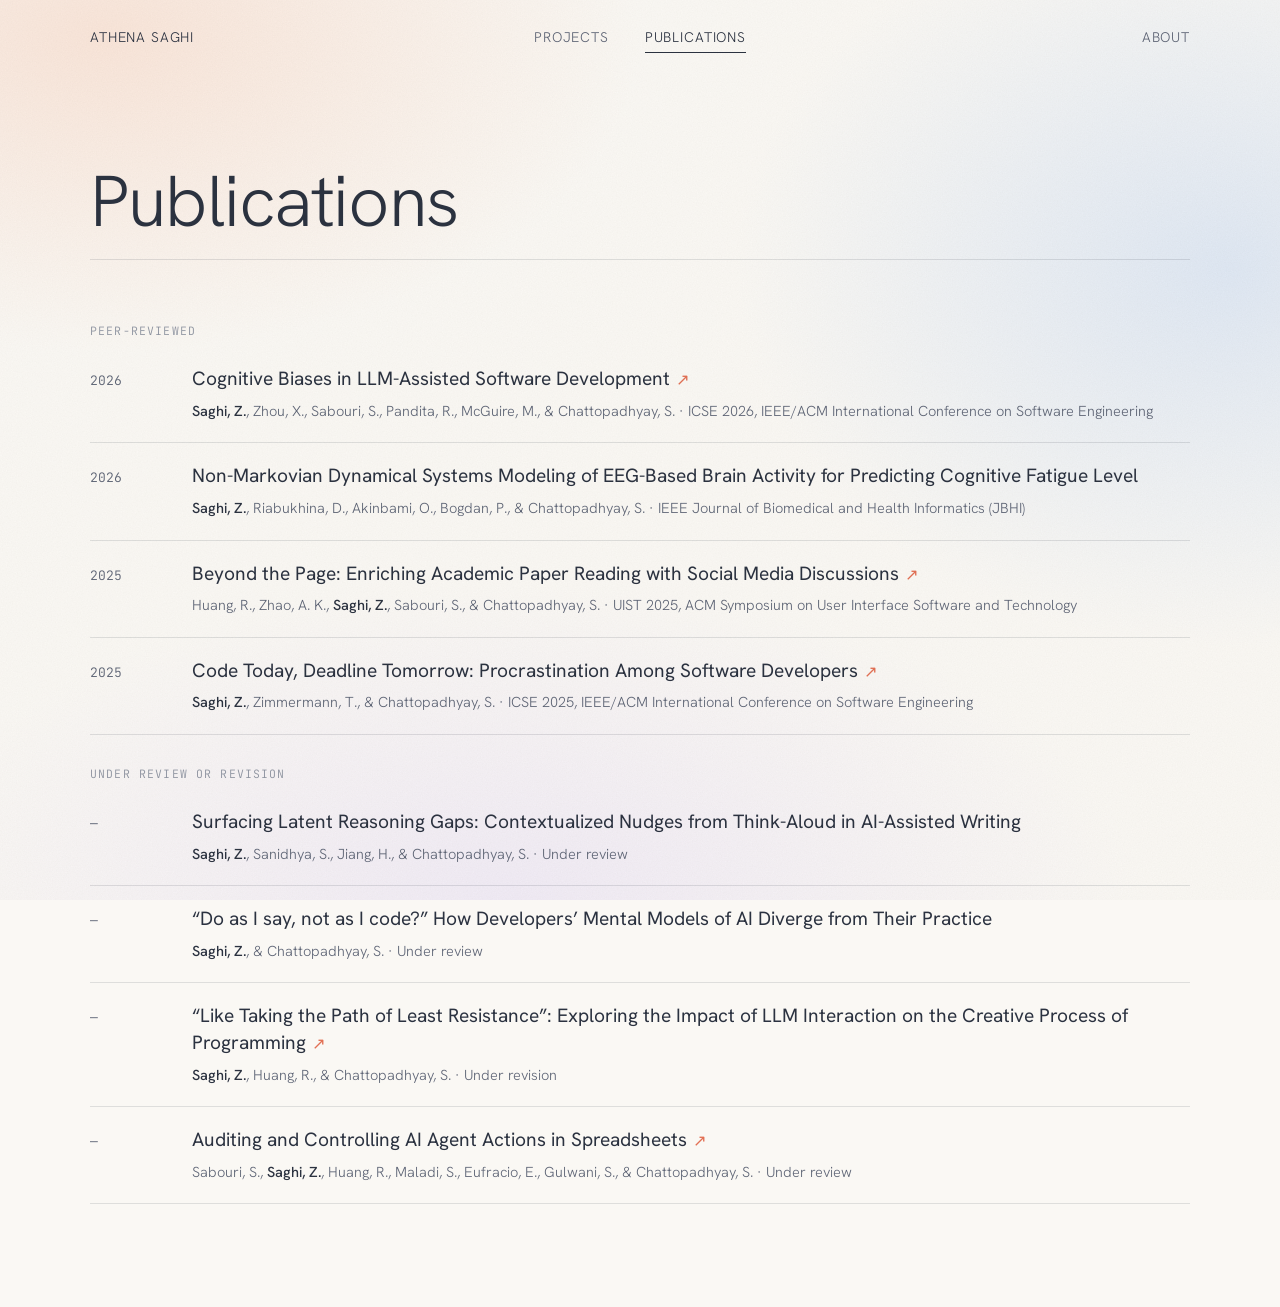
<file: publications.html>
<!doctype html>
<html lang="en">
<head>
<meta charset="utf-8">
<meta name="viewport" content="width=device-width,initial-scale=1">
<title>Publications · Athena Saghi</title>
<meta name="description" content="Publications by Athena (Zeinabsadat) Saghi on human–AI interaction, cognitive bias, creativity and EEG-based cognitive state modeling.">
<link rel="preconnect" href="https://fonts.googleapis.com">
<link rel="preconnect" href="https://fonts.gstatic.com" crossorigin>
<link rel="stylesheet" href="https://fonts.googleapis.com/css2?family=Hanken+Grotesk:wght@300;400;500&family=JetBrains+Mono:wght@400;500&family=Baskervville:ital@0;1&display=swap">
<link rel="stylesheet" href="assets/site.css?v=1792442456">
<style>
/* Publications: a title, then one row per paper: year | title, with authors · venue below. */
.pubs{padding:clamp(40px,7vw,90px) 0 clamp(60px,8vw,110px)}
.pubs h1{margin:0 0 clamp(20px,3vw,32px);font-weight:300;font-size:clamp(40px,6vw,72px);letter-spacing:-.02em;line-height:1;padding-bottom:22px;border-bottom:1px solid var(--line)}
.group{font-family:var(--mono);font-size:11.5px;letter-spacing:.1em;text-transform:uppercase;color:var(--faint);padding:30px 0 6px}
.row{display:grid;grid-template-columns:86px minmax(0,1fr);gap:0 16px;align-items:baseline;padding:20px 0;border-bottom:1px solid var(--line)}
.row .yr{font-family:var(--mono);font-size:13px;color:var(--soft)}
.row .ti{font-weight:400;font-size:clamp(18px,1.5vw,20px);line-height:1.4;color:var(--ink);text-decoration:none}
.row a.ti:hover{text-decoration:underline;text-decoration-color:var(--accent);text-underline-offset:4px}
.row .ti .arr{color:var(--accent);font-size:.85em;margin-left:6px}
.row .info{grid-column:2;margin-top:6px;font-size:14.5px;line-height:1.6;color:var(--soft)}
.row .info b{font-weight:500;color:var(--ink)}
@media (max-width:720px){
  .row{grid-template-columns:auto 1fr;gap:6px 12px}
  .row .ti,.row .info{grid-column:1/-1}}
</style>
</head>
<body>
<div class="wash" aria-hidden="true"></div><div class="grain" aria-hidden="true"></div>
<nav class="site-nav wrap" aria-label="Site">
  <a class="home" href="index.html">Athena Saghi</a>
  <span class="mid"><a href="projects.html">Projects</a><a href="publications.html" aria-current="page">Publications</a></span>
  <span class="right"><a href="about.html">About</a></span>
</nav>

<main class="wrap">
  <section class="pubs">
    <h1>Publications</h1>
    <div id="list"></div>
  </section>
</main>

<script src="assets/site.js?v=1792442456"></script>
<script>
// To add a paper: add an entry here. status 'paper' = published; 'review' or 'revision' = under review. url is optional.
const ME='Saghi, Z.';
const PUBS=[
 {yr:'2026',status:'paper',t:'Cognitive Biases in LLM-Assisted Software Development',url:'https://arxiv.org/abs/2601.08045',au:'Saghi, Z., Zhou, X., Sabouri, S., Pandita, R., McGuire, M., & Chattopadhyay, S.',ven:'ICSE 2026, IEEE/ACM International Conference on Software Engineering'},
 {yr:'2026',status:'paper',t:'Non-Markovian Dynamical Systems Modeling of EEG-Based Brain Activity for Predicting Cognitive Fatigue Level',au:'Saghi, Z., Riabukhina, D., Akinbami, O., Bogdan, P., & Chattopadhyay, S.',ven:'IEEE Journal of Biomedical and Health Informatics (JBHI)'},
 {yr:'2025',status:'paper',t:'Beyond the Page: Enriching Academic Paper Reading with Social Media Discussions',url:'https://dl.acm.org/doi/10.1145/3746059.3747647',au:'Huang, R., Zhao, A. K., Saghi, Z., Sabouri, S., & Chattopadhyay, S.',ven:'UIST 2025, ACM Symposium on User Interface Software and Technology'},
 {yr:'2025',status:'paper',t:'Code Today, Deadline Tomorrow: Procrastination Among Software Developers',url:'https://www.computer.org/csdl/proceedings-article/icse/2025/056900a735/251mHgxubJe',au:'Saghi, Z., Zimmermann, T., & Chattopadhyay, S.',ven:'ICSE 2025, IEEE/ACM International Conference on Software Engineering'},
 {yr:'—',status:'review',t:'Surfacing Latent Reasoning Gaps: Contextualized Nudges from Think-Aloud in AI-Assisted Writing',au:'Saghi, Z., Sanidhya, S., Jiang, H., & Chattopadhyay, S.',ven:'Under review'},
 {yr:'—',status:'review',t:'“Do as I say, not as I code?” How Developers’ Mental Models of AI Diverge from Their Practice',au:'Saghi, Z., & Chattopadhyay, S.',ven:'Under review'},
 {yr:'—',status:'revision',t:'“Like Taking the Path of Least Resistance”: Exploring the Impact of LLM Interaction on the Creative Process of Programming',url:'https://arxiv.org/pdf/2605.13776',au:'Saghi, Z., Huang, R., & Chattopadhyay, S.',ven:'Under revision'},
 {yr:'—',status:'review',t:'Auditing and Controlling AI Agent Actions in Spreadsheets',url:'https://arxiv.org/pdf/2604.20070',au:'Sabouri, S., Saghi, Z., Huang, R., Maladi, S., Eufracio, E., Gulwani, S., & Chattopadhyay, S.',ven:'Under review'},
];
const esc=s=>s.replace(/[&<>"]/g,c=>({'&':'&amp;','<':'&lt;','>':'&gt;','"':'&quot;'}[c]));
let html='',last='';
for(const p of PUBS){const grp=p.status==='paper'?'Peer-reviewed':'Under review or revision';
  if(grp!==last){html+=`<div class="group">${grp}</div>`;last=grp}
  const ti=p.url?`<a class="ti" href="${p.url}" target="_blank" rel="noopener">${esc(p.t)}<span class="arr" aria-hidden="true">↗</span></a>`:`<span class="ti">${esc(p.t)}</span>`;
  html+=`<article class="row"><span class="yr">${p.yr}</span>${ti}
    <div class="info">${esc(p.au).replace(esc(ME),'<b>'+esc(ME)+'</b>')} · ${esc(p.ven)}</div></article>`}
document.getElementById('list').innerHTML=html;
</script>
</body>
</html>
</file>
<file: assets/site.css>
/* Shared styles for all pages: graphite on warm paper, one sans for text, a mono for numbers, an italic serif for questions. */
:root{
  --paper:#faf8f4;--paper-2:#f1ede6;--sheet:#fffdf9;--ink:#2b3240;--ink-rgb:43,50,64;--soft:#5c6374;--faint:#8e94a1;
  --accent:#e27054;--accent-rgb:226,112,84;
  --line:rgba(43,50,64,.13);--hl:rgba(226,112,84,.18);--shadow:0 1px 2px rgba(43,50,64,.06),0 12px 30px -14px rgba(43,50,64,.22);
  --sans:"Hanken Grotesk",ui-sans-serif,system-ui,sans-serif;--serif:"Baskervville",Georgia,serif;--mono:"JetBrains Mono",ui-monospace,Menlo,monospace;
  color-scheme:light}
/* one soft light wash behind every page, so the hero and the sections share the same ground */
.wash{position:fixed;inset:0;z-index:-1;pointer-events:none;background:
  radial-gradient(60vw 50vh at 8% 4%,rgba(248,214,196,.55),transparent 70%),
  radial-gradient(55vw 60vh at 96% 30%,rgba(205,221,243,.6),transparent 70%),
  radial-gradient(70vw 50vh at 40% 100%,rgba(232,224,246,.55),transparent 70%),var(--paper)}

*{box-sizing:border-box}
html{background:var(--paper)}
body{color:var(--ink);background:transparent}
body{margin:0;font-family:var(--sans);font-weight:300;font-size:17px;line-height:1.6;overflow-x:clip;-webkit-font-smoothing:antialiased}
a{color:inherit}
::selection{background:var(--hl)}
.grain{position:fixed;inset:0;pointer-events:none;z-index:50;mix-blend-mode:multiply;opacity:.35;
  background-image:url("data:image/svg+xml,%3Csvg xmlns='http://www.w3.org/2000/svg' width='300' height='300'%3E%3Cfilter id='n'%3E%3CfeTurbulence type='fractalNoise' baseFrequency='.8' numOctaves='3' stitchTiles='stitch'/%3E%3CfeColorMatrix values='0 0 0 0 .55 0 0 0 0 .52 0 0 0 0 .47 0 0 0 .3 0'/%3E%3C/filter%3E%3Crect width='100%25' height='100%25' filter='url(%23n)'/%3E%3C/svg%3E")}
.wrap{max-width:1180px;margin:0 auto;padding:0 clamp(16px,4vw,40px)}

/* nav: name left, links spread, like the reference */
.site-nav{position:relative;z-index:5;display:grid;grid-template-columns:1fr auto 1fr;align-items:center;gap:12px;padding-top:22px;padding-bottom:22px}
.site-nav a{font-size:14px;letter-spacing:.06em;text-transform:uppercase;text-decoration:none;color:var(--soft);padding:4px 0;border-bottom:1px solid transparent}
.site-nav a:hover{color:var(--ink)}
.site-nav a[aria-current="page"]{color:var(--ink);border-bottom-color:currentColor}
.site-nav .home{justify-self:start;color:var(--ink)}
.site-nav .mid{display:flex;gap:clamp(18px,3vw,36px)}
.site-nav .right{justify-self:end;display:flex;gap:18px;align-items:center}

.pill{display:inline-flex;align-items:center;gap:8px;font-size:12px;letter-spacing:.08em;text-transform:uppercase;text-decoration:none;padding:8px 16px;border:1px solid color-mix(in srgb,var(--ink) 45%,transparent);border-radius:999px;color:var(--ink);background:rgba(255,255,255,.55);backdrop-filter:blur(2px);cursor:pointer;font-family:var(--sans)}
.pill:hover{background:var(--ink);color:var(--paper)}
:focus-visible{outline:1.5px dashed var(--ink);outline-offset:3px}

/* section scaffolding */
.sec{padding:clamp(72px,10vw,120px) 0}
.sec-head{display:flex;align-items:baseline;justify-content:space-between;gap:16px;border-bottom:1px solid var(--line);padding-bottom:14px;margin-bottom:clamp(32px,5vw,56px)}
.sec-head h2{margin:0;font-weight:400;font-size:clamp(28px,3.4vw,40px);letter-spacing:-.01em}
.sec-head span{font-family:var(--mono);font-size:12px;color:var(--faint);letter-spacing:.04em;text-transform:uppercase}
.num{font-family:var(--mono);font-size:13px;letter-spacing:.04em;color:var(--faint)}
.q{font-family:var(--serif);font-style:italic}
.mark{background:linear-gradient(transparent 55%,var(--hl) 55%);padding:0 .1em}

/* footer */
.site-foot{border-top:1px solid var(--line);margin-top:40px;padding:28px 0 40px;display:flex;justify-content:space-between;gap:12px;flex-wrap:wrap;font-size:13px;color:var(--faint)}

@media (prefers-reduced-motion:no-preference){
  .reveal{opacity:0;transform:translateY(14px);transition:opacity .8s ease,transform .8s ease}
  .reveal.in{opacity:1;transform:none}}
@media (max-width:620px){
  .site-nav{grid-template-columns:1fr auto;row-gap:6px}
  .site-nav .mid{grid-column:1;grid-row:2;justify-self:start}
  .site-nav .right{grid-column:2;grid-row:1/3}}
</file>
